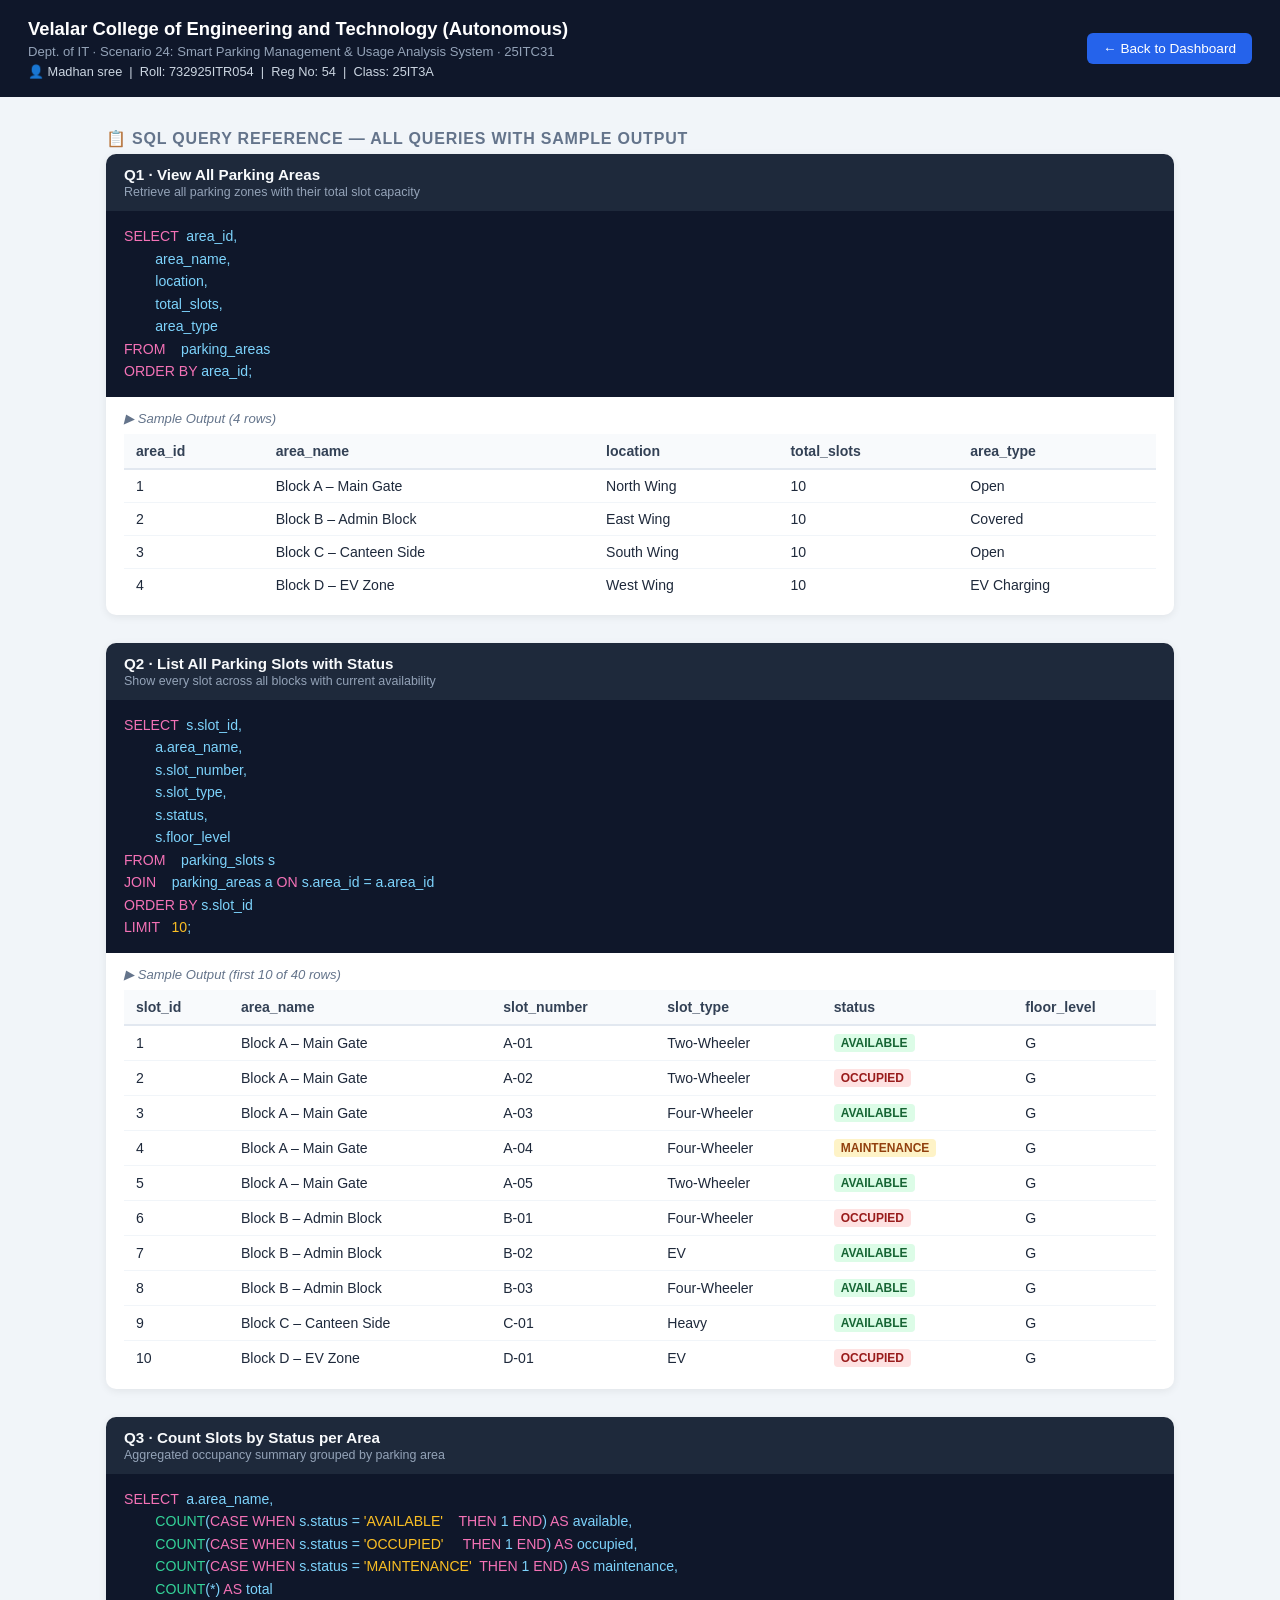
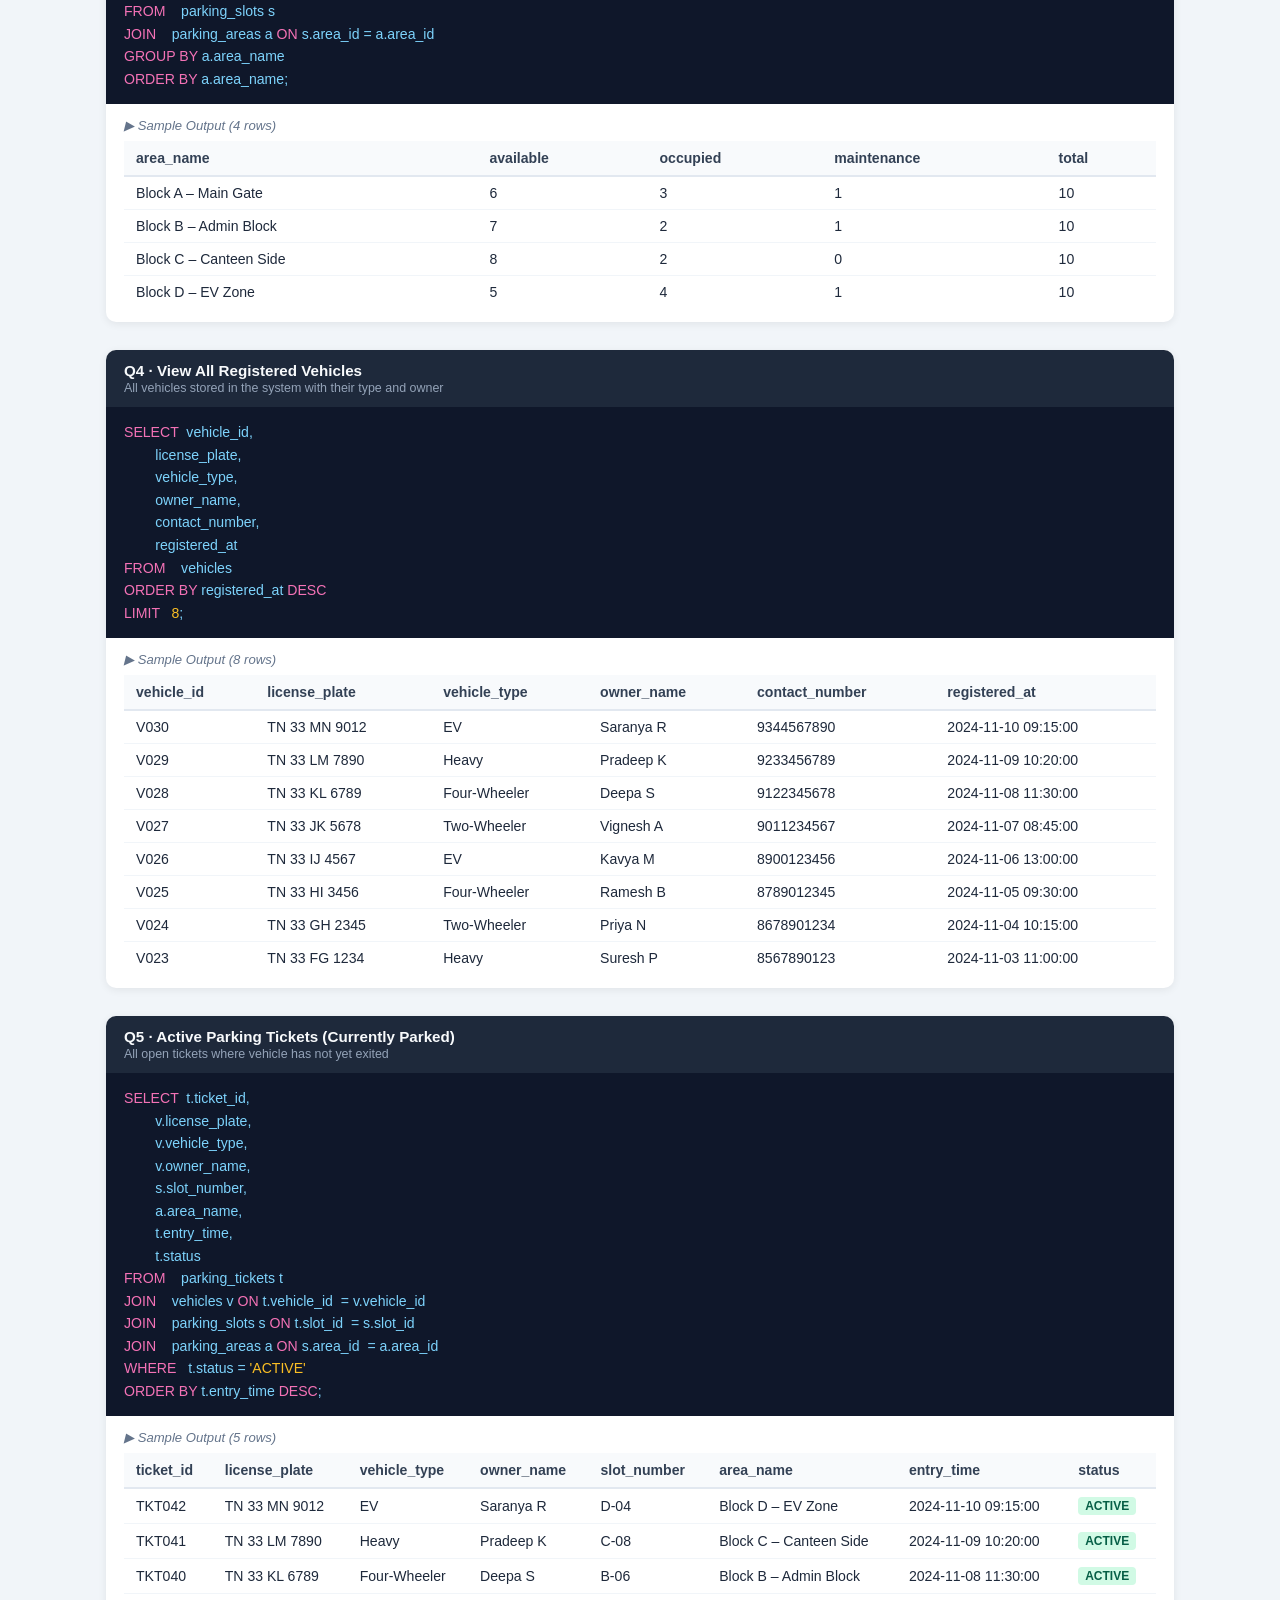
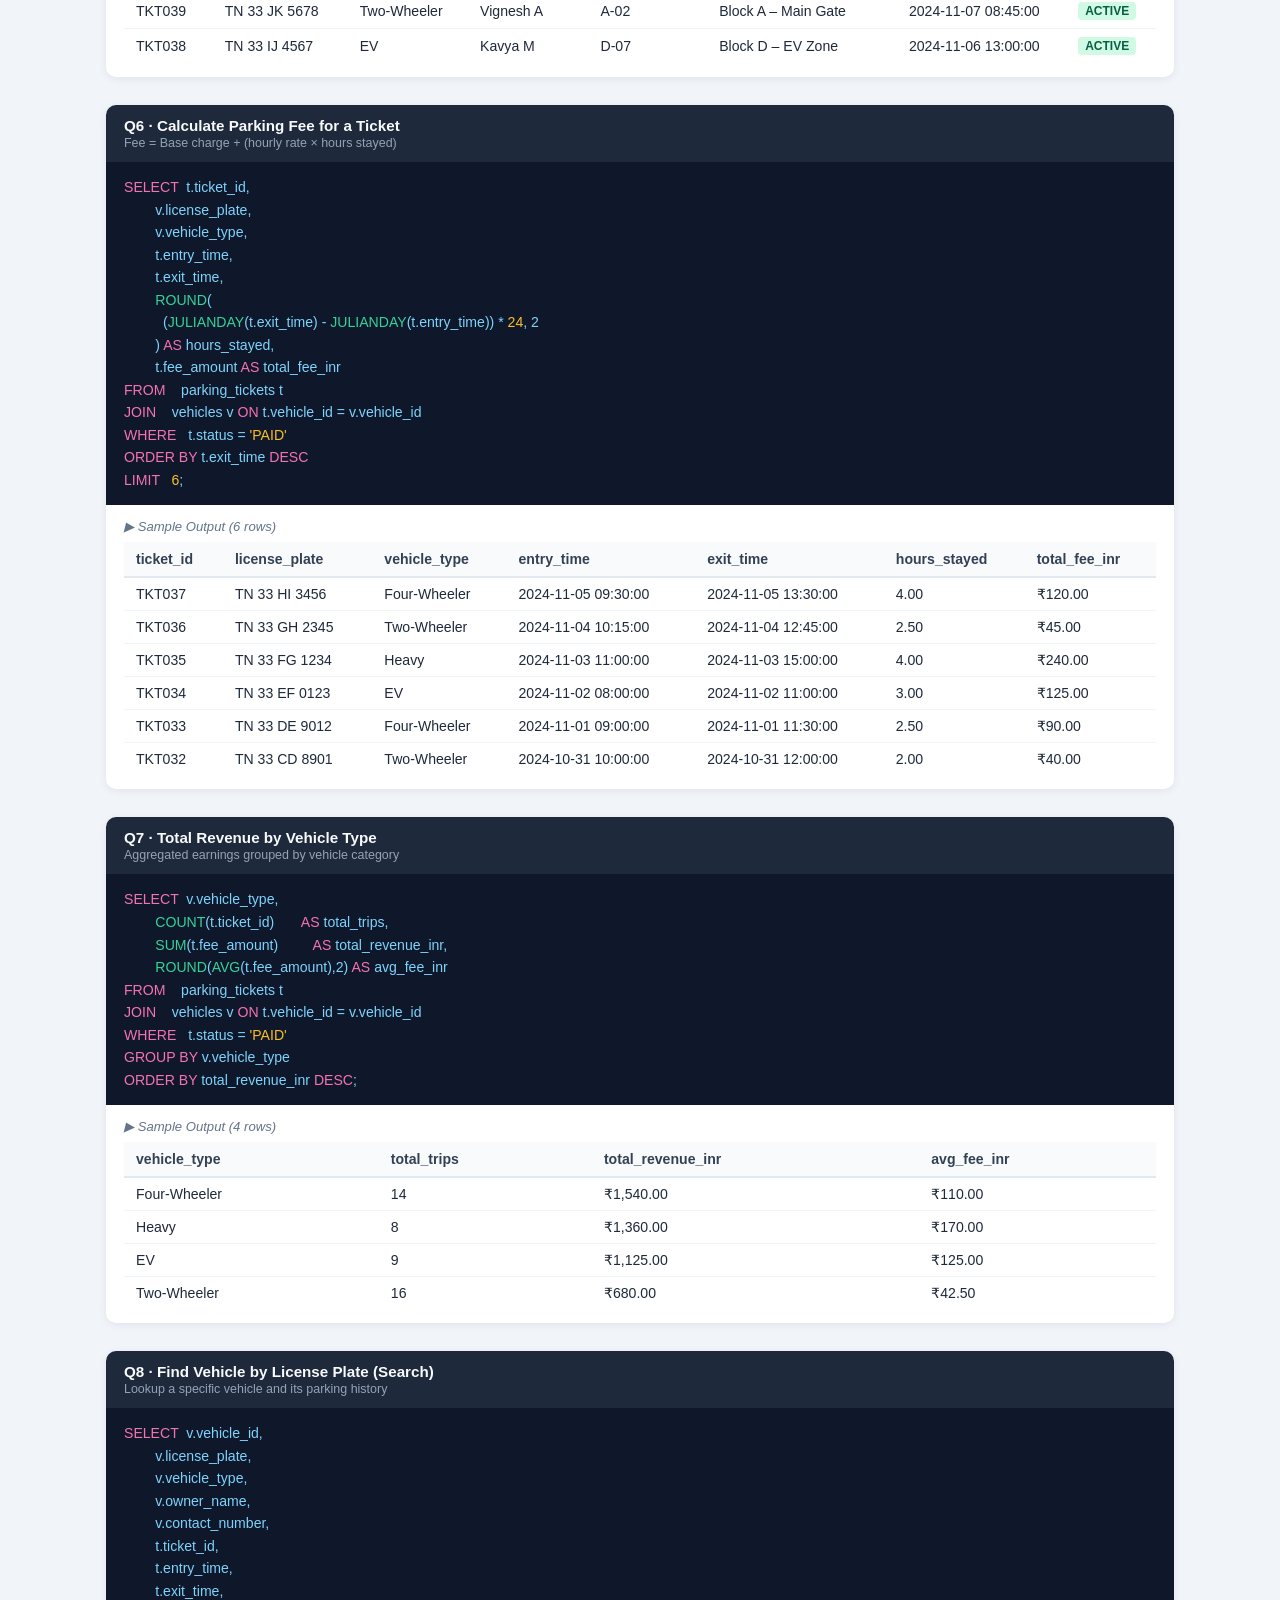
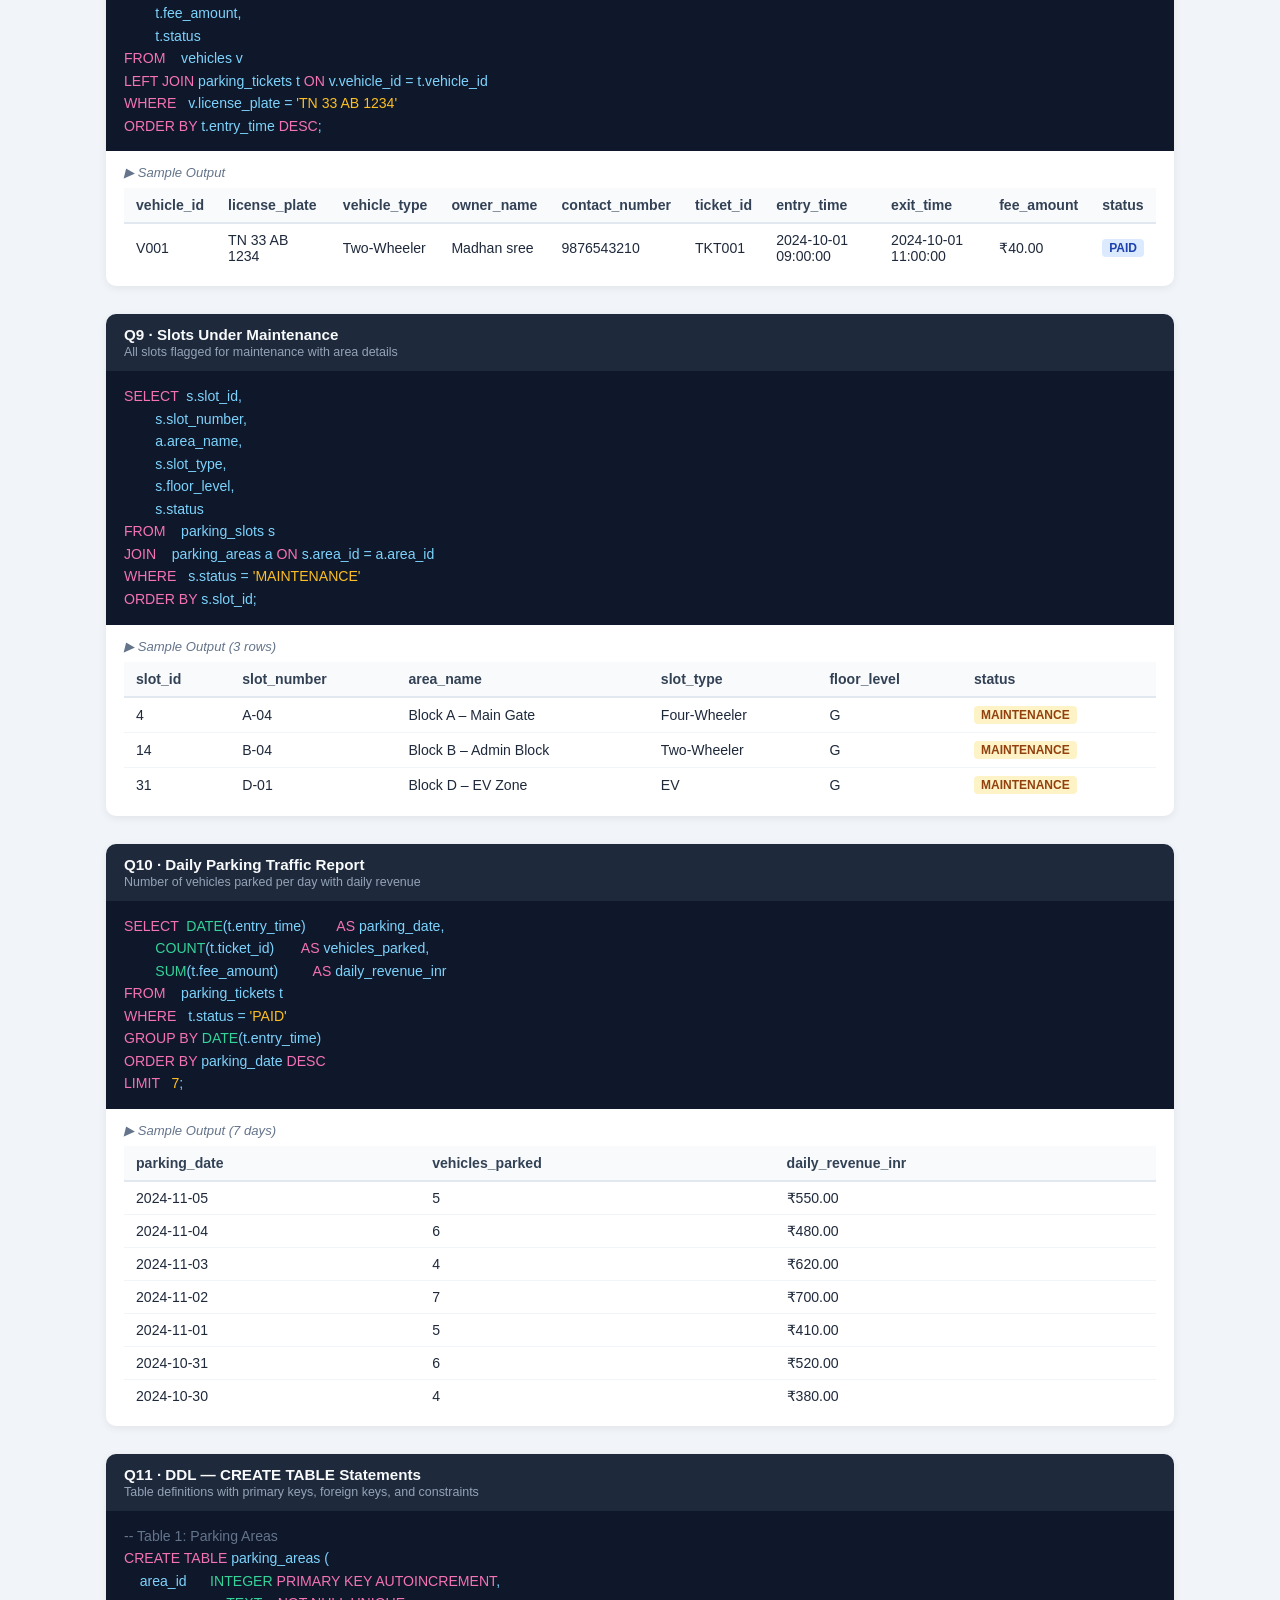
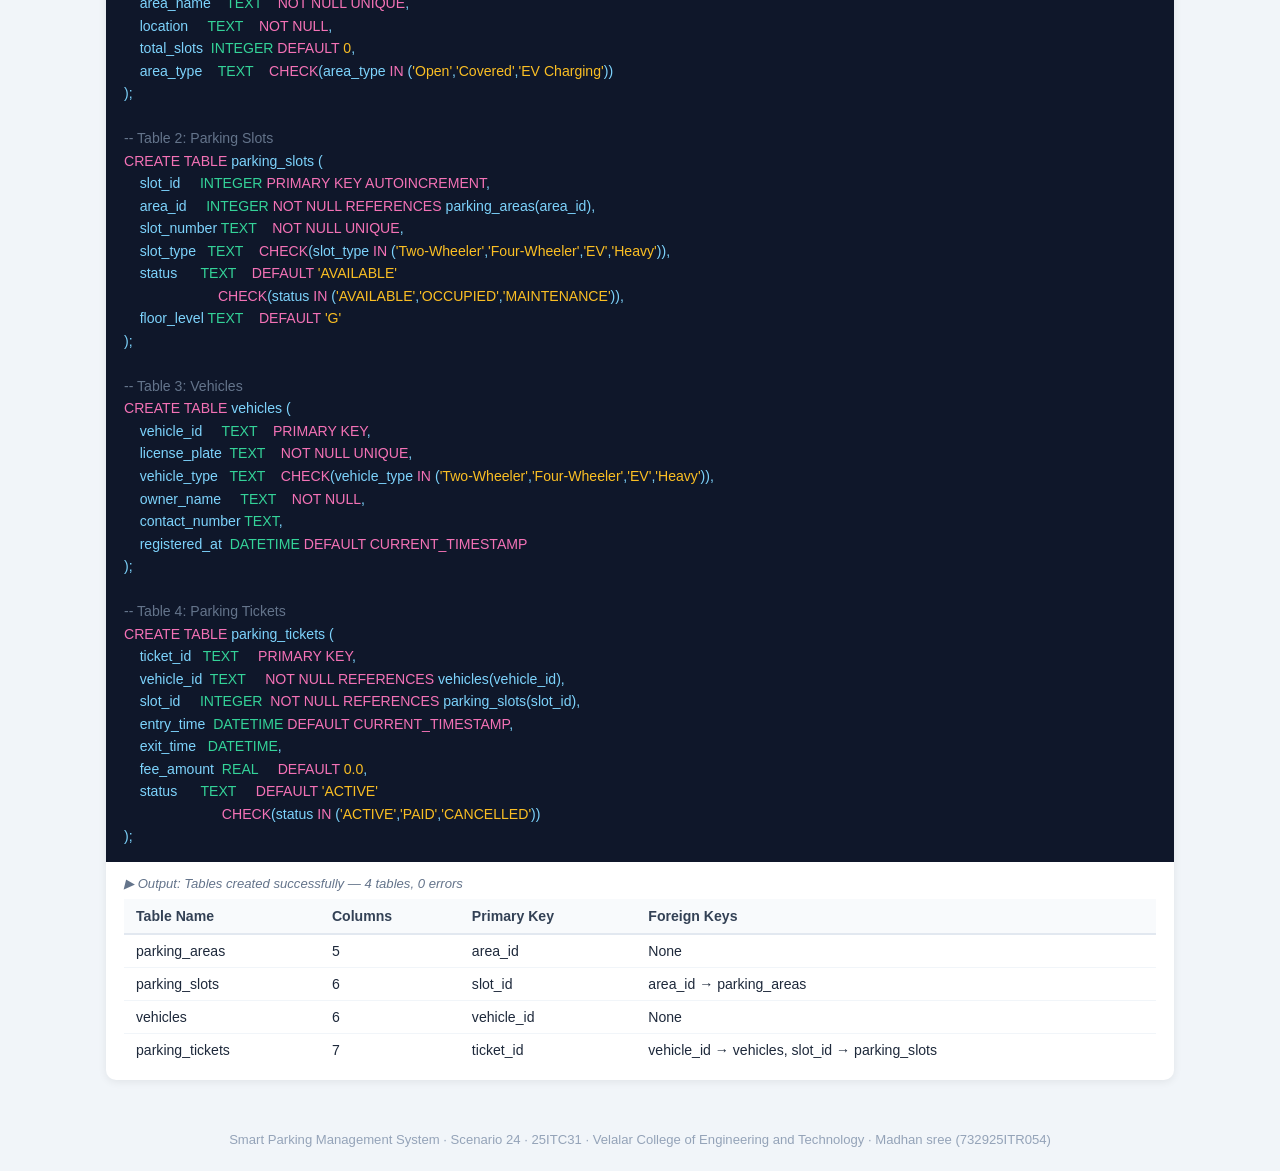
<file: sql_queries.html>
<!DOCTYPE html>
<html lang="en">
<head>
  <meta charset="UTF-8" />
  <meta name="viewport" content="width=device-width, initial-scale=1.0"/>
  <title>SQL Queries – Smart Parking System (Scenario 24)</title>
  <style>
    * { box-sizing: border-box; font-family: 'Segoe UI', Tahoma, Geneva, Verdana, sans-serif; }
    body { margin: 0; background: #f1f5f9; color: #1e293b; }
    header {
      background: #0f172a; color: #fff;
      padding: 18px 28px;
      display: flex; justify-content: space-between; align-items: center; flex-wrap: wrap; gap: 10px;
    }
    header h1 { margin: 0; font-size: 1.15rem; }
    header p  { margin: 4px 0 0; font-size: 0.82rem; color: #94a3b8; }
    .student  { font-size: 0.8rem; color: #cbd5e1; margin-top: 5px; }
    .nav-btn  { background: #2563eb; color: #fff; border: none; padding: 8px 16px; border-radius: 6px; font-size: 0.85rem; cursor: pointer; text-decoration: none; }
    .nav-btn:hover { background: #1d4ed8; }

    .container { max-width: 1100px; margin: 24px auto; padding: 0 16px; }
    h2 { font-size: 1rem; color: #64748b; margin: 32px 0 6px; text-transform: uppercase; letter-spacing: 0.05em; }
    .section { background: #fff; border-radius: 10px; box-shadow: 0 2px 8px rgba(0,0,0,0.07); margin-bottom: 28px; overflow: hidden; }
    .section-header { background: #1e293b; color: #f8fafc; padding: 12px 18px; }
    .section-header h3 { margin: 0; font-size: 0.95rem; }
    .section-header span { font-size: 0.78rem; color: #94a3b8; margin-top: 2px; display: block; }
    .query-box { background: #0f172a; padding: 14px 18px; overflow-x: auto; }
    .query-box pre { margin: 0; color: #7dd3fc; font-size: 0.88rem; line-height: 1.6; }
    .kw  { color: #f472b6; }   /* SQL keywords */
    .fn  { color: #34d399; }   /* functions */
    .str { color: #fbbf24; }   /* strings/values */
    .cmt { color: #64748b; }   /* comments */

    .result { padding: 14px 18px; overflow-x: auto; }
    .result p { margin: 0 0 8px; font-size: 0.82rem; color: #64748b; font-style: italic; }
    table { width: 100%; border-collapse: collapse; font-size: 0.88rem; }
    th { background: #f8fafc; color: #334155; padding: 9px 12px; border-bottom: 2px solid #e2e8f0; text-align: left; white-space: nowrap; }
    td { padding: 8px 12px; border-bottom: 1px solid #f1f5f9; }
    tr:last-child td { border-bottom: none; }
    tr:hover td { background: #f8fafc; }
    .badge { display: inline-block; padding: 2px 7px; border-radius: 4px; font-size: 0.75rem; font-weight: 600; }
    .avail  { background: #dcfce7; color: #166534; }
    .occ    { background: #fee2e2; color: #991b1b; }
    .maint  { background: #fef3c7; color: #92400e; }
    .paid   { background: #dbeafe; color: #1e40af; }
    .active { background: #d1fae5; color: #065f46; }

    footer { text-align: center; padding: 24px; color: #94a3b8; font-size: 0.82rem; }
  </style>
</head>
<body>

<header>
  <div>
    <h1>Velalar College of Engineering and Technology (Autonomous)</h1>
    <p>Dept. of IT · Scenario 24: Smart Parking Management &amp; Usage Analysis System · 25ITC31</p>
    <div class="student">👤 Madhan sree &nbsp;|&nbsp; Roll: 732925ITR054 &nbsp;|&nbsp; Reg No: 54 &nbsp;|&nbsp; Class: 25IT3A</div>
  </div>
  <a href="index.html" class="nav-btn">← Back to Dashboard</a>
</header>

<div class="container">

  <h2>📋 SQL Query Reference — All Queries with Sample Output</h2>

  <!-- ══════════════════════════════════════════════════════════════════ -->
  <!-- Q1 -->
  <!-- ══════════════════════════════════════════════════════════════════ -->
  <div class="section">
    <div class="section-header">
      <h3>Q1 · View All Parking Areas</h3>
      <span>Retrieve all parking zones with their total slot capacity</span>
    </div>
    <div class="query-box"><pre><span class="kw">SELECT</span>  area_id,
        area_name,
        location,
        total_slots,
        area_type
<span class="kw">FROM</span>    parking_areas
<span class="kw">ORDER BY</span> area_id;</pre></div>
    <div class="result">
      <p>▶ Sample Output (4 rows)</p>
      <table>
        <thead><tr><th>area_id</th><th>area_name</th><th>location</th><th>total_slots</th><th>area_type</th></tr></thead>
        <tbody>
          <tr><td>1</td><td>Block A – Main Gate</td><td>North Wing</td><td>10</td><td>Open</td></tr>
          <tr><td>2</td><td>Block B – Admin Block</td><td>East Wing</td><td>10</td><td>Covered</td></tr>
          <tr><td>3</td><td>Block C – Canteen Side</td><td>South Wing</td><td>10</td><td>Open</td></tr>
          <tr><td>4</td><td>Block D – EV Zone</td><td>West Wing</td><td>10</td><td>EV Charging</td></tr>
        </tbody>
      </table>
    </div>
  </div>

  <!-- Q2 -->
  <div class="section">
    <div class="section-header">
      <h3>Q2 · List All Parking Slots with Status</h3>
      <span>Show every slot across all blocks with current availability</span>
    </div>
    <div class="query-box"><pre><span class="kw">SELECT</span>  s.slot_id,
        a.area_name,
        s.slot_number,
        s.slot_type,
        s.status,
        s.floor_level
<span class="kw">FROM</span>    parking_slots s
<span class="kw">JOIN</span>    parking_areas a <span class="kw">ON</span> s.area_id = a.area_id
<span class="kw">ORDER BY</span> s.slot_id
<span class="kw">LIMIT</span>   <span class="str">10</span>;</pre></div>
    <div class="result">
      <p>▶ Sample Output (first 10 of 40 rows)</p>
      <table>
        <thead><tr><th>slot_id</th><th>area_name</th><th>slot_number</th><th>slot_type</th><th>status</th><th>floor_level</th></tr></thead>
        <tbody>
          <tr><td>1</td><td>Block A – Main Gate</td><td>A-01</td><td>Two-Wheeler</td><td><span class="badge avail">AVAILABLE</span></td><td>G</td></tr>
          <tr><td>2</td><td>Block A – Main Gate</td><td>A-02</td><td>Two-Wheeler</td><td><span class="badge occ">OCCUPIED</span></td><td>G</td></tr>
          <tr><td>3</td><td>Block A – Main Gate</td><td>A-03</td><td>Four-Wheeler</td><td><span class="badge avail">AVAILABLE</span></td><td>G</td></tr>
          <tr><td>4</td><td>Block A – Main Gate</td><td>A-04</td><td>Four-Wheeler</td><td><span class="badge maint">MAINTENANCE</span></td><td>G</td></tr>
          <tr><td>5</td><td>Block A – Main Gate</td><td>A-05</td><td>Two-Wheeler</td><td><span class="badge avail">AVAILABLE</span></td><td>G</td></tr>
          <tr><td>6</td><td>Block B – Admin Block</td><td>B-01</td><td>Four-Wheeler</td><td><span class="badge occ">OCCUPIED</span></td><td>G</td></tr>
          <tr><td>7</td><td>Block B – Admin Block</td><td>B-02</td><td>EV</td><td><span class="badge avail">AVAILABLE</span></td><td>G</td></tr>
          <tr><td>8</td><td>Block B – Admin Block</td><td>B-03</td><td>Four-Wheeler</td><td><span class="badge avail">AVAILABLE</span></td><td>G</td></tr>
          <tr><td>9</td><td>Block C – Canteen Side</td><td>C-01</td><td>Heavy</td><td><span class="badge avail">AVAILABLE</span></td><td>G</td></tr>
          <tr><td>10</td><td>Block D – EV Zone</td><td>D-01</td><td>EV</td><td><span class="badge occ">OCCUPIED</span></td><td>G</td></tr>
        </tbody>
      </table>
    </div>
  </div>

  <!-- Q3 -->
  <div class="section">
    <div class="section-header">
      <h3>Q3 · Count Slots by Status per Area</h3>
      <span>Aggregated occupancy summary grouped by parking area</span>
    </div>
    <div class="query-box"><pre><span class="kw">SELECT</span>  a.area_name,
        <span class="fn">COUNT</span>(<span class="kw">CASE WHEN</span> s.status = <span class="str">'AVAILABLE'</span>    <span class="kw">THEN</span> 1 <span class="kw">END</span>) <span class="kw">AS</span> available,
        <span class="fn">COUNT</span>(<span class="kw">CASE WHEN</span> s.status = <span class="str">'OCCUPIED'</span>     <span class="kw">THEN</span> 1 <span class="kw">END</span>) <span class="kw">AS</span> occupied,
        <span class="fn">COUNT</span>(<span class="kw">CASE WHEN</span> s.status = <span class="str">'MAINTENANCE'</span>  <span class="kw">THEN</span> 1 <span class="kw">END</span>) <span class="kw">AS</span> maintenance,
        <span class="fn">COUNT</span>(*) <span class="kw">AS</span> total
<span class="kw">FROM</span>    parking_slots s
<span class="kw">JOIN</span>    parking_areas a <span class="kw">ON</span> s.area_id = a.area_id
<span class="kw">GROUP BY</span> a.area_name
<span class="kw">ORDER BY</span> a.area_name;</pre></div>
    <div class="result">
      <p>▶ Sample Output (4 rows)</p>
      <table>
        <thead><tr><th>area_name</th><th>available</th><th>occupied</th><th>maintenance</th><th>total</th></tr></thead>
        <tbody>
          <tr><td>Block A – Main Gate</td><td>6</td><td>3</td><td>1</td><td>10</td></tr>
          <tr><td>Block B – Admin Block</td><td>7</td><td>2</td><td>1</td><td>10</td></tr>
          <tr><td>Block C – Canteen Side</td><td>8</td><td>2</td><td>0</td><td>10</td></tr>
          <tr><td>Block D – EV Zone</td><td>5</td><td>4</td><td>1</td><td>10</td></tr>
        </tbody>
      </table>
    </div>
  </div>

  <!-- Q4 -->
  <div class="section">
    <div class="section-header">
      <h3>Q4 · View All Registered Vehicles</h3>
      <span>All vehicles stored in the system with their type and owner</span>
    </div>
    <div class="query-box"><pre><span class="kw">SELECT</span>  vehicle_id,
        license_plate,
        vehicle_type,
        owner_name,
        contact_number,
        registered_at
<span class="kw">FROM</span>    vehicles
<span class="kw">ORDER BY</span> registered_at <span class="kw">DESC</span>
<span class="kw">LIMIT</span>   <span class="str">8</span>;</pre></div>
    <div class="result">
      <p>▶ Sample Output (8 rows)</p>
      <table>
        <thead><tr><th>vehicle_id</th><th>license_plate</th><th>vehicle_type</th><th>owner_name</th><th>contact_number</th><th>registered_at</th></tr></thead>
        <tbody>
          <tr><td>V030</td><td>TN 33 MN 9012</td><td>EV</td><td>Saranya R</td><td>9344567890</td><td>2024-11-10 09:15:00</td></tr>
          <tr><td>V029</td><td>TN 33 LM 7890</td><td>Heavy</td><td>Pradeep K</td><td>9233456789</td><td>2024-11-09 10:20:00</td></tr>
          <tr><td>V028</td><td>TN 33 KL 6789</td><td>Four-Wheeler</td><td>Deepa S</td><td>9122345678</td><td>2024-11-08 11:30:00</td></tr>
          <tr><td>V027</td><td>TN 33 JK 5678</td><td>Two-Wheeler</td><td>Vignesh A</td><td>9011234567</td><td>2024-11-07 08:45:00</td></tr>
          <tr><td>V026</td><td>TN 33 IJ 4567</td><td>EV</td><td>Kavya M</td><td>8900123456</td><td>2024-11-06 13:00:00</td></tr>
          <tr><td>V025</td><td>TN 33 HI 3456</td><td>Four-Wheeler</td><td>Ramesh B</td><td>8789012345</td><td>2024-11-05 09:30:00</td></tr>
          <tr><td>V024</td><td>TN 33 GH 2345</td><td>Two-Wheeler</td><td>Priya N</td><td>8678901234</td><td>2024-11-04 10:15:00</td></tr>
          <tr><td>V023</td><td>TN 33 FG 1234</td><td>Heavy</td><td>Suresh P</td><td>8567890123</td><td>2024-11-03 11:00:00</td></tr>
        </tbody>
      </table>
    </div>
  </div>

  <!-- Q5 -->
  <div class="section">
    <div class="section-header">
      <h3>Q5 · Active Parking Tickets (Currently Parked)</h3>
      <span>All open tickets where vehicle has not yet exited</span>
    </div>
    <div class="query-box"><pre><span class="kw">SELECT</span>  t.ticket_id,
        v.license_plate,
        v.vehicle_type,
        v.owner_name,
        s.slot_number,
        a.area_name,
        t.entry_time,
        t.status
<span class="kw">FROM</span>    parking_tickets t
<span class="kw">JOIN</span>    vehicles v <span class="kw">ON</span> t.vehicle_id  = v.vehicle_id
<span class="kw">JOIN</span>    parking_slots s <span class="kw">ON</span> t.slot_id  = s.slot_id
<span class="kw">JOIN</span>    parking_areas a <span class="kw">ON</span> s.area_id  = a.area_id
<span class="kw">WHERE</span>   t.status = <span class="str">'ACTIVE'</span>
<span class="kw">ORDER BY</span> t.entry_time <span class="kw">DESC</span>;</pre></div>
    <div class="result">
      <p>▶ Sample Output (5 rows)</p>
      <table>
        <thead><tr><th>ticket_id</th><th>license_plate</th><th>vehicle_type</th><th>owner_name</th><th>slot_number</th><th>area_name</th><th>entry_time</th><th>status</th></tr></thead>
        <tbody>
          <tr><td>TKT042</td><td>TN 33 MN 9012</td><td>EV</td><td>Saranya R</td><td>D-04</td><td>Block D – EV Zone</td><td>2024-11-10 09:15:00</td><td><span class="badge active">ACTIVE</span></td></tr>
          <tr><td>TKT041</td><td>TN 33 LM 7890</td><td>Heavy</td><td>Pradeep K</td><td>C-08</td><td>Block C – Canteen Side</td><td>2024-11-09 10:20:00</td><td><span class="badge active">ACTIVE</span></td></tr>
          <tr><td>TKT040</td><td>TN 33 KL 6789</td><td>Four-Wheeler</td><td>Deepa S</td><td>B-06</td><td>Block B – Admin Block</td><td>2024-11-08 11:30:00</td><td><span class="badge active">ACTIVE</span></td></tr>
          <tr><td>TKT039</td><td>TN 33 JK 5678</td><td>Two-Wheeler</td><td>Vignesh A</td><td>A-02</td><td>Block A – Main Gate</td><td>2024-11-07 08:45:00</td><td><span class="badge active">ACTIVE</span></td></tr>
          <tr><td>TKT038</td><td>TN 33 IJ 4567</td><td>EV</td><td>Kavya M</td><td>D-07</td><td>Block D – EV Zone</td><td>2024-11-06 13:00:00</td><td><span class="badge active">ACTIVE</span></td></tr>
        </tbody>
      </table>
    </div>
  </div>

  <!-- Q6 -->
  <div class="section">
    <div class="section-header">
      <h3>Q6 · Calculate Parking Fee for a Ticket</h3>
      <span>Fee = Base charge + (hourly rate × hours stayed)</span>
    </div>
    <div class="query-box"><pre><span class="kw">SELECT</span>  t.ticket_id,
        v.license_plate,
        v.vehicle_type,
        t.entry_time,
        t.exit_time,
        <span class="fn">ROUND</span>(
          (<span class="fn">JULIANDAY</span>(t.exit_time) - <span class="fn">JULIANDAY</span>(t.entry_time)) * <span class="str">24</span>, 2
        ) <span class="kw">AS</span> hours_stayed,
        t.fee_amount <span class="kw">AS</span> total_fee_inr
<span class="kw">FROM</span>    parking_tickets t
<span class="kw">JOIN</span>    vehicles v <span class="kw">ON</span> t.vehicle_id = v.vehicle_id
<span class="kw">WHERE</span>   t.status = <span class="str">'PAID'</span>
<span class="kw">ORDER BY</span> t.exit_time <span class="kw">DESC</span>
<span class="kw">LIMIT</span>   <span class="str">6</span>;</pre></div>
    <div class="result">
      <p>▶ Sample Output (6 rows)</p>
      <table>
        <thead><tr><th>ticket_id</th><th>license_plate</th><th>vehicle_type</th><th>entry_time</th><th>exit_time</th><th>hours_stayed</th><th>total_fee_inr</th></tr></thead>
        <tbody>
          <tr><td>TKT037</td><td>TN 33 HI 3456</td><td>Four-Wheeler</td><td>2024-11-05 09:30:00</td><td>2024-11-05 13:30:00</td><td>4.00</td><td>₹120.00</td></tr>
          <tr><td>TKT036</td><td>TN 33 GH 2345</td><td>Two-Wheeler</td><td>2024-11-04 10:15:00</td><td>2024-11-04 12:45:00</td><td>2.50</td><td>₹45.00</td></tr>
          <tr><td>TKT035</td><td>TN 33 FG 1234</td><td>Heavy</td><td>2024-11-03 11:00:00</td><td>2024-11-03 15:00:00</td><td>4.00</td><td>₹240.00</td></tr>
          <tr><td>TKT034</td><td>TN 33 EF 0123</td><td>EV</td><td>2024-11-02 08:00:00</td><td>2024-11-02 11:00:00</td><td>3.00</td><td>₹125.00</td></tr>
          <tr><td>TKT033</td><td>TN 33 DE 9012</td><td>Four-Wheeler</td><td>2024-11-01 09:00:00</td><td>2024-11-01 11:30:00</td><td>2.50</td><td>₹90.00</td></tr>
          <tr><td>TKT032</td><td>TN 33 CD 8901</td><td>Two-Wheeler</td><td>2024-10-31 10:00:00</td><td>2024-10-31 12:00:00</td><td>2.00</td><td>₹40.00</td></tr>
        </tbody>
      </table>
    </div>
  </div>

  <!-- Q7 -->
  <div class="section">
    <div class="section-header">
      <h3>Q7 · Total Revenue by Vehicle Type</h3>
      <span>Aggregated earnings grouped by vehicle category</span>
    </div>
    <div class="query-box"><pre><span class="kw">SELECT</span>  v.vehicle_type,
        <span class="fn">COUNT</span>(t.ticket_id)       <span class="kw">AS</span> total_trips,
        <span class="fn">SUM</span>(t.fee_amount)         <span class="kw">AS</span> total_revenue_inr,
        <span class="fn">ROUND</span>(<span class="fn">AVG</span>(t.fee_amount),2) <span class="kw">AS</span> avg_fee_inr
<span class="kw">FROM</span>    parking_tickets t
<span class="kw">JOIN</span>    vehicles v <span class="kw">ON</span> t.vehicle_id = v.vehicle_id
<span class="kw">WHERE</span>   t.status = <span class="str">'PAID'</span>
<span class="kw">GROUP BY</span> v.vehicle_type
<span class="kw">ORDER BY</span> total_revenue_inr <span class="kw">DESC</span>;</pre></div>
    <div class="result">
      <p>▶ Sample Output (4 rows)</p>
      <table>
        <thead><tr><th>vehicle_type</th><th>total_trips</th><th>total_revenue_inr</th><th>avg_fee_inr</th></tr></thead>
        <tbody>
          <tr><td>Four-Wheeler</td><td>14</td><td>₹1,540.00</td><td>₹110.00</td></tr>
          <tr><td>Heavy</td><td>8</td><td>₹1,360.00</td><td>₹170.00</td></tr>
          <tr><td>EV</td><td>9</td><td>₹1,125.00</td><td>₹125.00</td></tr>
          <tr><td>Two-Wheeler</td><td>16</td><td>₹680.00</td><td>₹42.50</td></tr>
        </tbody>
      </table>
    </div>
  </div>

  <!-- Q8 -->
  <div class="section">
    <div class="section-header">
      <h3>Q8 · Find Vehicle by License Plate (Search)</h3>
      <span>Lookup a specific vehicle and its parking history</span>
    </div>
    <div class="query-box"><pre><span class="kw">SELECT</span>  v.vehicle_id,
        v.license_plate,
        v.vehicle_type,
        v.owner_name,
        v.contact_number,
        t.ticket_id,
        t.entry_time,
        t.exit_time,
        t.fee_amount,
        t.status
<span class="kw">FROM</span>    vehicles v
<span class="kw">LEFT JOIN</span> parking_tickets t <span class="kw">ON</span> v.vehicle_id = t.vehicle_id
<span class="kw">WHERE</span>   v.license_plate = <span class="str">'TN 33 AB 1234'</span>
<span class="kw">ORDER BY</span> t.entry_time <span class="kw">DESC</span>;</pre></div>
    <div class="result">
      <p>▶ Sample Output</p>
      <table>
        <thead><tr><th>vehicle_id</th><th>license_plate</th><th>vehicle_type</th><th>owner_name</th><th>contact_number</th><th>ticket_id</th><th>entry_time</th><th>exit_time</th><th>fee_amount</th><th>status</th></tr></thead>
        <tbody>
          <tr><td>V001</td><td>TN 33 AB 1234</td><td>Two-Wheeler</td><td>Madhan sree</td><td>9876543210</td><td>TKT001</td><td>2024-10-01 09:00:00</td><td>2024-10-01 11:00:00</td><td>₹40.00</td><td><span class="badge paid">PAID</span></td></tr>
        </tbody>
      </table>
    </div>
  </div>

  <!-- Q9 -->
  <div class="section">
    <div class="section-header">
      <h3>Q9 · Slots Under Maintenance</h3>
      <span>All slots flagged for maintenance with area details</span>
    </div>
    <div class="query-box"><pre><span class="kw">SELECT</span>  s.slot_id,
        s.slot_number,
        a.area_name,
        s.slot_type,
        s.floor_level,
        s.status
<span class="kw">FROM</span>    parking_slots s
<span class="kw">JOIN</span>    parking_areas a <span class="kw">ON</span> s.area_id = a.area_id
<span class="kw">WHERE</span>   s.status = <span class="str">'MAINTENANCE'</span>
<span class="kw">ORDER BY</span> s.slot_id;</pre></div>
    <div class="result">
      <p>▶ Sample Output (3 rows)</p>
      <table>
        <thead><tr><th>slot_id</th><th>slot_number</th><th>area_name</th><th>slot_type</th><th>floor_level</th><th>status</th></tr></thead>
        <tbody>
          <tr><td>4</td><td>A-04</td><td>Block A – Main Gate</td><td>Four-Wheeler</td><td>G</td><td><span class="badge maint">MAINTENANCE</span></td></tr>
          <tr><td>14</td><td>B-04</td><td>Block B – Admin Block</td><td>Two-Wheeler</td><td>G</td><td><span class="badge maint">MAINTENANCE</span></td></tr>
          <tr><td>31</td><td>D-01</td><td>Block D – EV Zone</td><td>EV</td><td>G</td><td><span class="badge maint">MAINTENANCE</span></td></tr>
        </tbody>
      </table>
    </div>
  </div>

  <!-- Q10 -->
  <div class="section">
    <div class="section-header">
      <h3>Q10 · Daily Parking Traffic Report</h3>
      <span>Number of vehicles parked per day with daily revenue</span>
    </div>
    <div class="query-box"><pre><span class="kw">SELECT</span>  <span class="fn">DATE</span>(t.entry_time)        <span class="kw">AS</span> parking_date,
        <span class="fn">COUNT</span>(t.ticket_id)       <span class="kw">AS</span> vehicles_parked,
        <span class="fn">SUM</span>(t.fee_amount)         <span class="kw">AS</span> daily_revenue_inr
<span class="kw">FROM</span>    parking_tickets t
<span class="kw">WHERE</span>   t.status = <span class="str">'PAID'</span>
<span class="kw">GROUP BY</span> <span class="fn">DATE</span>(t.entry_time)
<span class="kw">ORDER BY</span> parking_date <span class="kw">DESC</span>
<span class="kw">LIMIT</span>   <span class="str">7</span>;</pre></div>
    <div class="result">
      <p>▶ Sample Output (7 days)</p>
      <table>
        <thead><tr><th>parking_date</th><th>vehicles_parked</th><th>daily_revenue_inr</th></tr></thead>
        <tbody>
          <tr><td>2024-11-05</td><td>5</td><td>₹550.00</td></tr>
          <tr><td>2024-11-04</td><td>6</td><td>₹480.00</td></tr>
          <tr><td>2024-11-03</td><td>4</td><td>₹620.00</td></tr>
          <tr><td>2024-11-02</td><td>7</td><td>₹700.00</td></tr>
          <tr><td>2024-11-01</td><td>5</td><td>₹410.00</td></tr>
          <tr><td>2024-10-31</td><td>6</td><td>₹520.00</td></tr>
          <tr><td>2024-10-30</td><td>4</td><td>₹380.00</td></tr>
        </tbody>
      </table>
    </div>
  </div>

  <!-- Q11 DDL -->
  <div class="section">
    <div class="section-header">
      <h3>Q11 · DDL — CREATE TABLE Statements</h3>
      <span>Table definitions with primary keys, foreign keys, and constraints</span>
    </div>
    <div class="query-box"><pre><span class="cmt">-- Table 1: Parking Areas</span>
<span class="kw">CREATE TABLE</span> parking_areas (
    area_id      <span class="fn">INTEGER</span> <span class="kw">PRIMARY KEY AUTOINCREMENT</span>,
    area_name    <span class="fn">TEXT</span>    <span class="kw">NOT NULL UNIQUE</span>,
    location     <span class="fn">TEXT</span>    <span class="kw">NOT NULL</span>,
    total_slots  <span class="fn">INTEGER</span> <span class="kw">DEFAULT</span> <span class="str">0</span>,
    area_type    <span class="fn">TEXT</span>    <span class="kw">CHECK</span>(area_type <span class="kw">IN</span> (<span class="str">'Open'</span>,<span class="str">'Covered'</span>,<span class="str">'EV Charging'</span>))
);

<span class="cmt">-- Table 2: Parking Slots</span>
<span class="kw">CREATE TABLE</span> parking_slots (
    slot_id     <span class="fn">INTEGER</span> <span class="kw">PRIMARY KEY AUTOINCREMENT</span>,
    area_id     <span class="fn">INTEGER</span> <span class="kw">NOT NULL REFERENCES</span> parking_areas(area_id),
    slot_number <span class="fn">TEXT</span>    <span class="kw">NOT NULL UNIQUE</span>,
    slot_type   <span class="fn">TEXT</span>    <span class="kw">CHECK</span>(slot_type <span class="kw">IN</span> (<span class="str">'Two-Wheeler'</span>,<span class="str">'Four-Wheeler'</span>,<span class="str">'EV'</span>,<span class="str">'Heavy'</span>)),
    status      <span class="fn">TEXT</span>    <span class="kw">DEFAULT</span> <span class="str">'AVAILABLE'</span>
                        <span class="kw">CHECK</span>(status <span class="kw">IN</span> (<span class="str">'AVAILABLE'</span>,<span class="str">'OCCUPIED'</span>,<span class="str">'MAINTENANCE'</span>)),
    floor_level <span class="fn">TEXT</span>    <span class="kw">DEFAULT</span> <span class="str">'G'</span>
);

<span class="cmt">-- Table 3: Vehicles</span>
<span class="kw">CREATE TABLE</span> vehicles (
    vehicle_id     <span class="fn">TEXT</span>    <span class="kw">PRIMARY KEY</span>,
    license_plate  <span class="fn">TEXT</span>    <span class="kw">NOT NULL UNIQUE</span>,
    vehicle_type   <span class="fn">TEXT</span>    <span class="kw">CHECK</span>(vehicle_type <span class="kw">IN</span> (<span class="str">'Two-Wheeler'</span>,<span class="str">'Four-Wheeler'</span>,<span class="str">'EV'</span>,<span class="str">'Heavy'</span>)),
    owner_name     <span class="fn">TEXT</span>    <span class="kw">NOT NULL</span>,
    contact_number <span class="fn">TEXT</span>,
    registered_at  <span class="fn">DATETIME</span> <span class="kw">DEFAULT CURRENT_TIMESTAMP</span>
);

<span class="cmt">-- Table 4: Parking Tickets</span>
<span class="kw">CREATE TABLE</span> parking_tickets (
    ticket_id   <span class="fn">TEXT</span>     <span class="kw">PRIMARY KEY</span>,
    vehicle_id  <span class="fn">TEXT</span>     <span class="kw">NOT NULL REFERENCES</span> vehicles(vehicle_id),
    slot_id     <span class="fn">INTEGER</span>  <span class="kw">NOT NULL REFERENCES</span> parking_slots(slot_id),
    entry_time  <span class="fn">DATETIME</span> <span class="kw">DEFAULT CURRENT_TIMESTAMP</span>,
    exit_time   <span class="fn">DATETIME</span>,
    fee_amount  <span class="fn">REAL</span>     <span class="kw">DEFAULT</span> <span class="str">0.0</span>,
    status      <span class="fn">TEXT</span>     <span class="kw">DEFAULT</span> <span class="str">'ACTIVE'</span>
                         <span class="kw">CHECK</span>(status <span class="kw">IN</span> (<span class="str">'ACTIVE'</span>,<span class="str">'PAID'</span>,<span class="str">'CANCELLED'</span>))
);</pre></div>
    <div class="result">
      <p>▶ Output: Tables created successfully — 4 tables, 0 errors</p>
      <table>
        <thead><tr><th>Table Name</th><th>Columns</th><th>Primary Key</th><th>Foreign Keys</th></tr></thead>
        <tbody>
          <tr><td>parking_areas</td><td>5</td><td>area_id</td><td>None</td></tr>
          <tr><td>parking_slots</td><td>6</td><td>slot_id</td><td>area_id → parking_areas</td></tr>
          <tr><td>vehicles</td><td>6</td><td>vehicle_id</td><td>None</td></tr>
          <tr><td>parking_tickets</td><td>7</td><td>ticket_id</td><td>vehicle_id → vehicles, slot_id → parking_slots</td></tr>
        </tbody>
      </table>
    </div>
  </div>

</div>

<footer>
  Smart Parking Management System · Scenario 24 · 25ITC31 · Velalar College of Engineering and Technology · Madhan sree (732925ITR054)
</footer>

</body>
</html>
</file>
